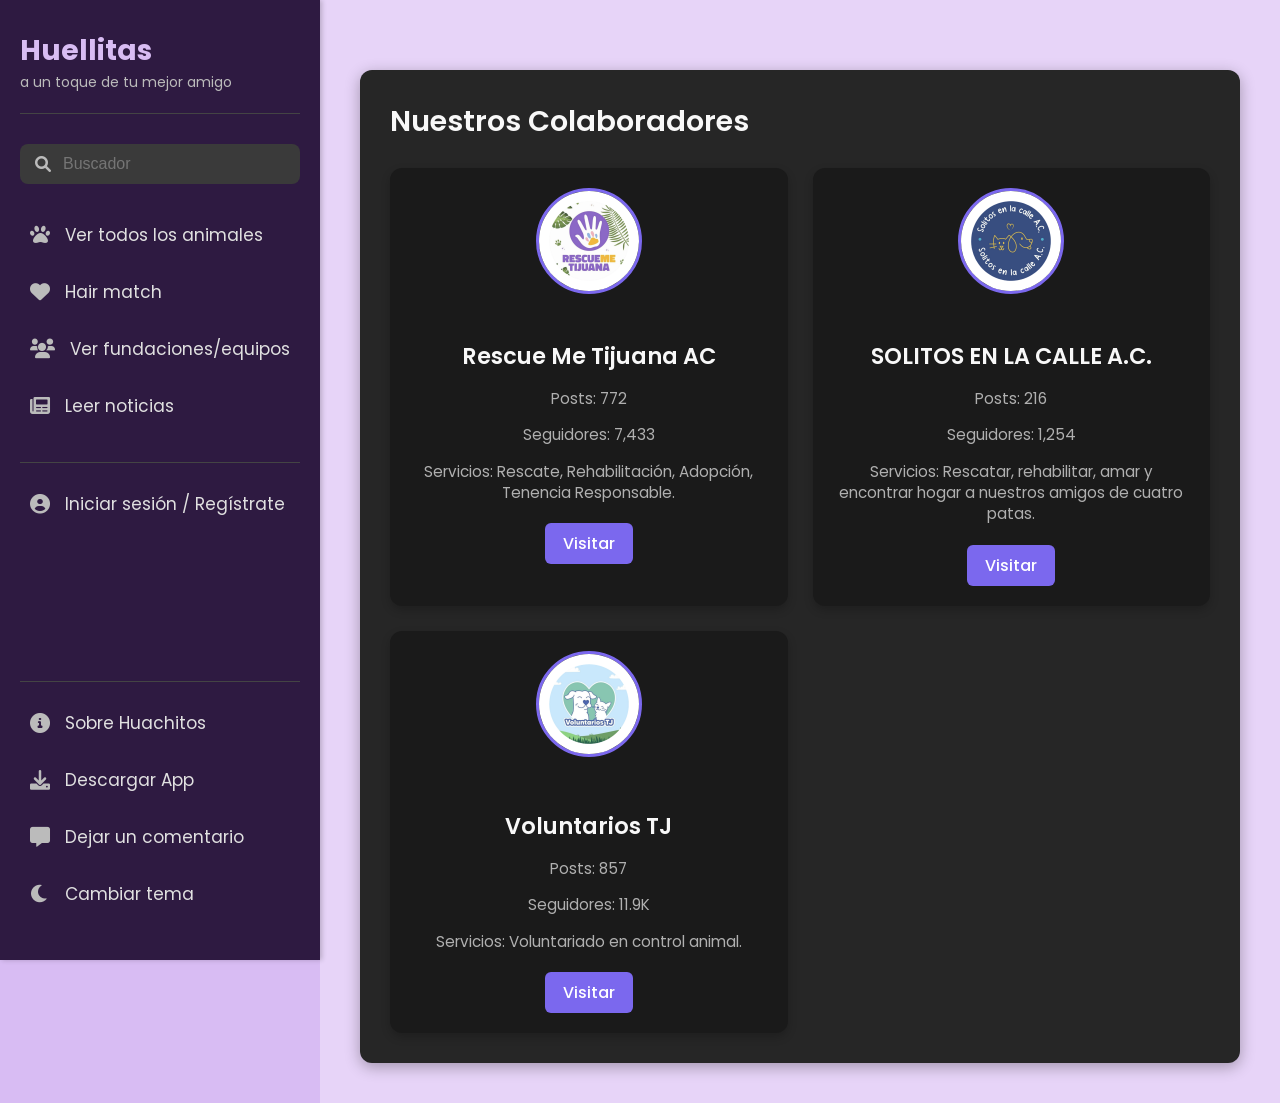
<file: HTML/colaboradores.html>
<!DOCTYPE html>
<html lang="es">
<head>
    <meta charset="UTF-8">
    <meta name="viewport" content="width=device-width, initial-scale=1.0">
    <title>Huellitas! - Encuentra y da familia</title>
    <link rel="stylesheet" href="/CSS/style.css">
    <link rel="stylesheet" href="https://cdnjs.cloudflare.com/ajax/libs/font-awesome/6.0.0-beta3/css/all.min.css">
    <link href="https://fonts.googleapis.com/css2?family=Poppins:wght@400;600;700&display=swap" rel="stylesheet">
</head>
<body>
    <div class="container">
        <aside class="sidebar">
            <div class="logo">
                <h1>Huellitas</h1>
                <p>a un toque de tu mejor amigo</p>
            </div>
            <div class="search-bar-sidebar">
                <i class="fas fa-search"></i>
                <input type="text" placeholder="Buscador">
            </div>
            <nav class="main-nav">
                <ul>
                    <li><a href="#"><i class="fas fa-paw"></i> Ver todos los animales</a></li>
                    <li><a href="#"><i class="fas fa-heart"></i> Hair match</a></li>
                    <li><a href="#"><i class="fas fa-users"></i> Ver fundaciones/equipos</a></li>
                    <li><a href="noticias.html"><i class="fas fa-newspaper"></i> Leer noticias</a></li>
                </ul>
            </nav>
            <div class="divider"></div>
            <div class="auth-links">
                <ul>
                    <li><a href="login.html"><i class="fas fa-user-circle"></i> Iniciar sesión / Regístrate</a></li>
                </ul>
            </div>
            <div class="sidebar-footer">
                <ul>
                    <li><a href="#info"><i class="fas fa-info-circle"></i> Sobre Huachitos</a></li>
                    <li><a href="#descarga"><i class="fas fa-download"></i> Descargar App</a></li>
                    <li><a href="#comentarios"><i class="fas fa-comment-alt"></i> Dejar un comentario</a></li>
                    <li>
                        <a href="#">
                            <i class="fas fa-moon"></i> Cambiar tema
                            </a>
                    </li>
                </ul>
            </div>
        </aside>

        <main class="main-content">
           

            <section class="collaborators-section">
                <div class="section-header">
                    <h3>Nuestros Colaboradores</h3>
                </div>
                <div class="collaborator-cards-container">
                    <div class="collaborator-card">
                        <img src="/media/logos/1000010482.png" alt="Rescue Me Tijuana AC Logo">
                        <div class="collaborator-info">
                            <h4>Rescue Me Tijuana AC</h4>
                            <p>Posts: 772</p>
                            <p>Seguidores: 7,433</p>
                            <p>Servicios: Rescate, Rehabilitación, Adopción, Tenencia Responsable.</p>
                            <a href="https://www.instagram.com/rescueme.tj?igsh=b2xuZDdqcDU3N2Rk" target="_blank">Visitar</a>
                        </div>
                    </div>
                    <div class="collaborator-card">
                        <img src="/media/logos/1000010484.png" alt="Solitos en la Calle A.C. Logo">
                        <div class="collaborator-info">
                            <h4>SOLITOS EN LA CALLE A.C.</h4>
                            <p>Posts: 216</p>
                            <p>Seguidores: 1,254</p>
                            <p>Servicios: Rescatar, rehabilitar, amar y encontrar hogar a nuestros amigos de cuatro patas.</p>
                            <a href="https://www.instagram.com/solitosenlacalle_ac?igsh=MXF2MjV1N2Q0bWlraw==" target="_blank">Visitar</a>
                        </div>
                    </div>
                    <div class="collaborator-card">
                        <div class="collaborator-info">
                        <img src="/media/logos/1000010486.png" alt="Voluntarios TJ Logo">
                            <h4>Voluntarios TJ</h4>
                            <p>Posts: 857</p>
                            <p>Seguidores: 11.9K</p>
                            <p>Servicios: Voluntariado en control animal.</p>
                            <a href="https://www.instagram.com/voluntariostj?igsh=MWlvZDB0MXJob3ltZA==" target="_blank">Visitar</a>
                        </div>
                    </div>
                </div>
            </section>
        </main>
    </div>
</body>
</html>
</file>
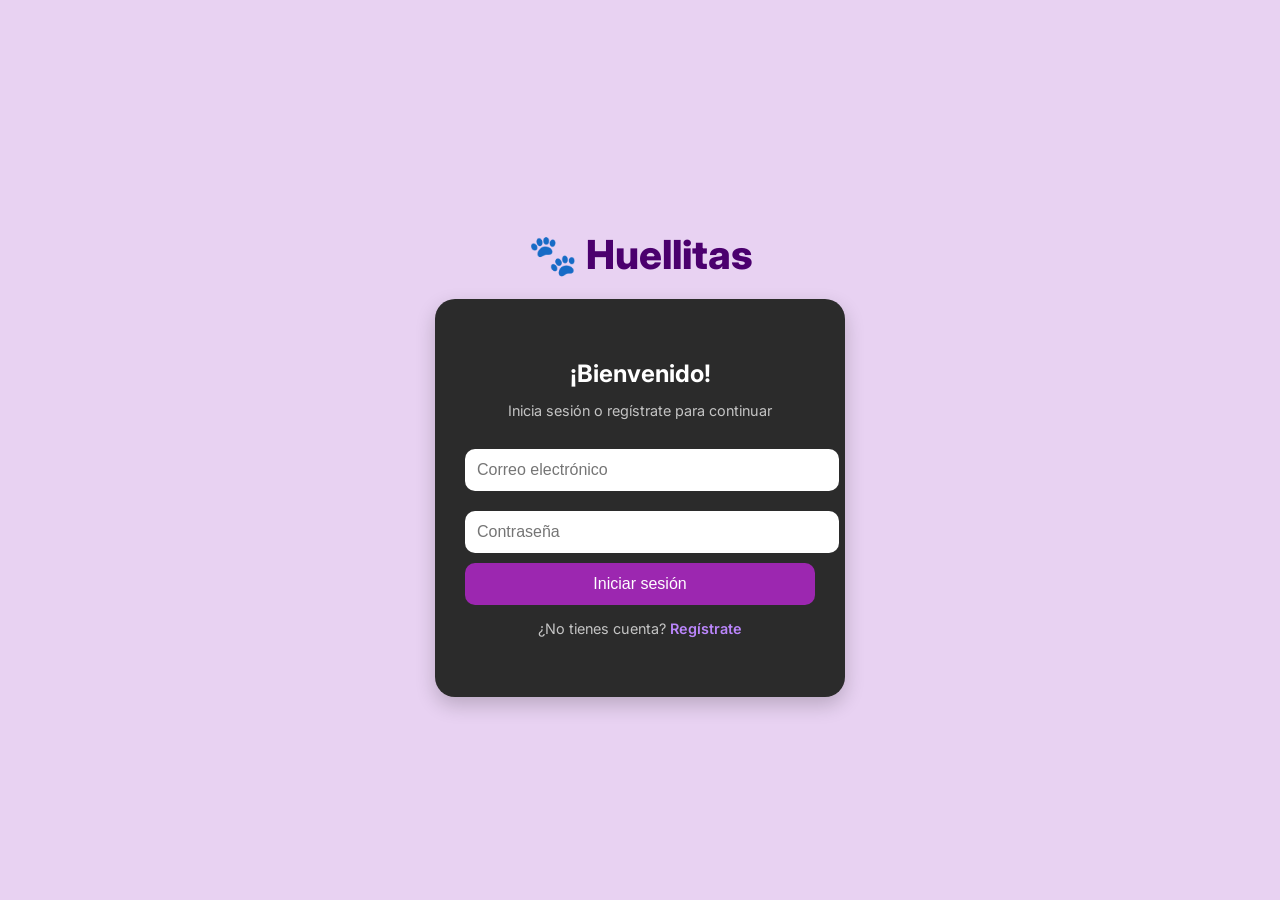
<file: HTML/login.html>
<!DOCTYPE html>
<html lang="es">
<head>
  <meta charset="UTF-8" />
  <meta name="viewport" content="width=device-width, initial-scale=1.0" />
  <title>Iniciar sesión / Registro - Huellitas</title>
  <link href="https://fonts.googleapis.com/css2?family=Inter:wght@400;600;800&display=swap" rel="stylesheet">
  <link rel="stylesheet" href="/CSS/estilo-login.css" />
</head>
<body>
  <div class="container">
    <h1>🐾 Huellitas</h1>
    <div class="form-box">
      <h2>¡Bienvenido!</h2>
      <p>Inicia sesión o regístrate para continuar</p>
      
      <form action="#" method="POST">
        <input type="email" placeholder="Correo electrónico" required />
        <input type="password" placeholder="Contraseña" required />
        <button type="submit">Iniciar sesión</button>
        <p class="registro">¿No tienes cuenta? <a href="registro.html">Regístrate</a></p>
      </form>
    </div>
  </div>
</body>
</html>
</file>
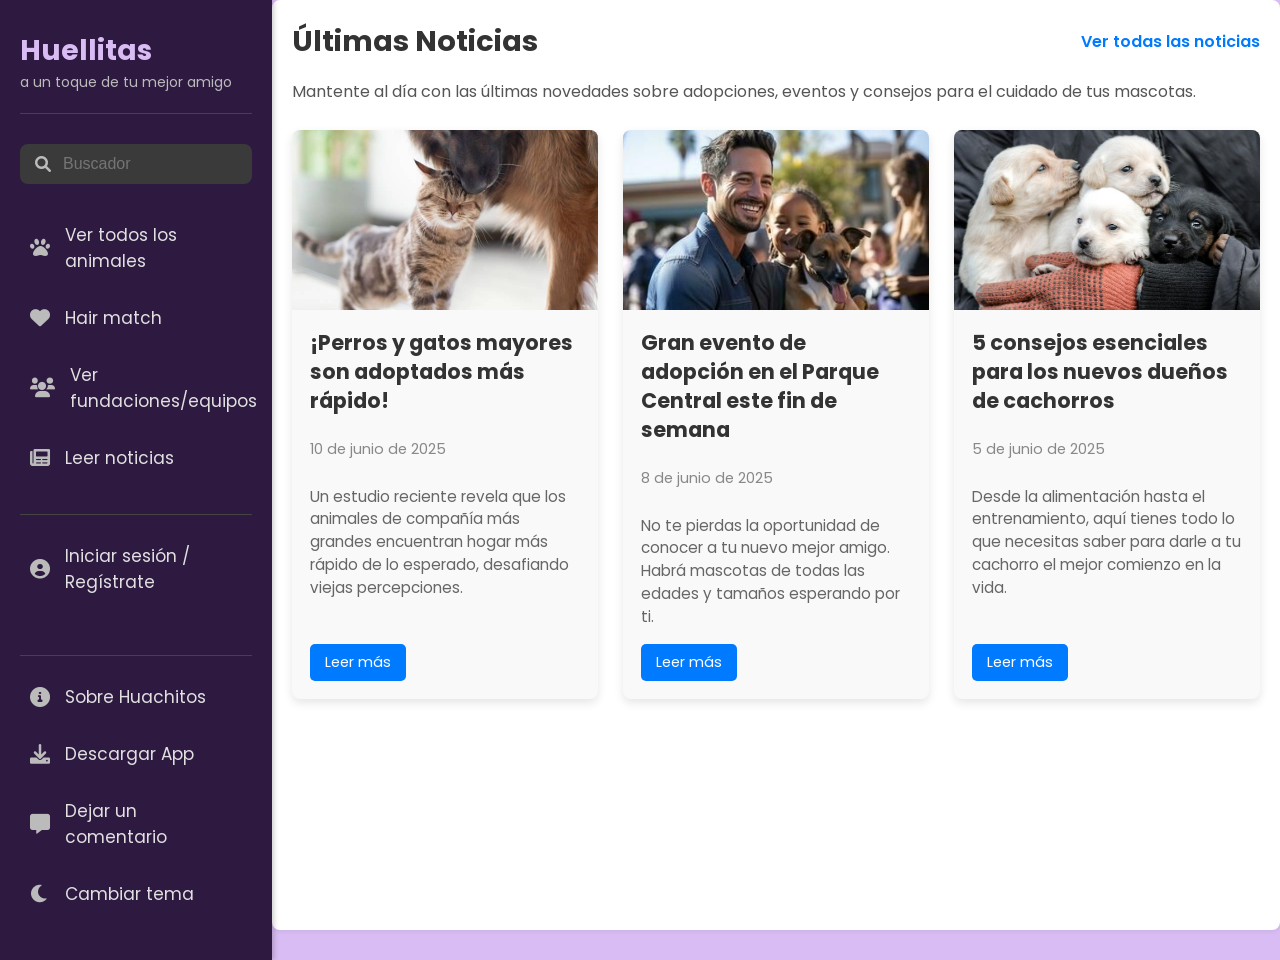
<file: HTML/noticias.html>
<!DOCTYPE html>
<html lang="es">
<head>
    <meta charset="UTF-8">
    <meta name="viewport" content="width=device-width, initial-scale=1.0">
    <title>Huellitas! - Encuentra y da familia</title>
    <link rel="stylesheet" href="/CSS/style.css">
    <link rel="stylesheet" href="https://cdnjs.cloudflare.com/ajax/libs/font-awesome/6.0.0-beta3/css/all.min.css">
    <link href="https://fonts.googleapis.com/css2?family=Poppins:wght@400;600;700&display=swap" rel="stylesheet">
</head>
<body>
    <div class="container">
        <aside class="sidebar">
            <div class="logo">
                <h1>Huellitas</h1>
                <p>a un toque de tu mejor amigo</p>
            </div>
            <div class="search-bar-sidebar">
                <i class="fas fa-search"></i>
                <input type="text" placeholder="Buscador">
            </div>
            <nav class="main-nav">
                <ul>
                    <li><a href="catalogo.html"><i class="fas fa-paw"></i> Ver todos los animales</a></li>
                    <li><a href="hairmatch.html"><i class="fas fa-heart"></i> Hair match</a></li>
                    <li><a href="colaboradores.html"><i class="fas fa-users"></i> Ver fundaciones/equipos</a></li>
                    <li><a href="noticias.html"><i class="fas fa-newspaper"></i> Leer noticias</a></li>
                </ul>
            </nav>
            <div class="divider"></div>
            <div class="auth-links">
                <ul>
                    <li><a href="login.html"><i class="fas fa-user-circle"></i> Iniciar sesión / Regístrate</a></li>
                </ul>
            </div>
            <div class="sidebar-footer">
                <ul>
                    <li><a href="index.html #info"><i class="fas fa-info-circle"></i> Sobre Huachitos</a></li>
                    <li><a href="index.html #descarga"><i class="fas fa-download"></i> Descargar App</a></li>
                    <li><a href="index.html #comentarios"><i class="fas fa-comment-alt"></i> Dejar un comentario</a></li>
                    <li>
                        <a href="#">
                            <i class="fas fa-moon"></i> Cambiar tema
                            </a>
                    </li>
                </ul>
            </div>
        </aside>
            <section class="news-section">
                <div class="section-header">
                    <h3>Últimas Noticias</h3>
                    <a href="noticias.html" class="view-all">Ver todas las noticias</a>
                </div>
                <p class="section-description">Mantente al día con las últimas novedades sobre adopciones, eventos y consejos para el cuidado de tus mascotas.</p>
                <div class="news-articles-container">
                    <div class="news-article-card">
                        <img src="/media/dogs/amigos-de-gato-y-perro-juntos-en-el-interior-amistad-entre-mascotas.jpg" alt="Adoptan más rápido">
                        <div class="news-content">
                            <h4>¡Perros y gatos mayores son adoptados más rápido!</h4>
                            <p class="news-date">10 de junio de 2025</p>
                            <p class="news-summary">Un estudio reciente revela que los animales de compañía más grandes encuentran hogar más rápido de lo esperado, desafiando viejas percepciones.</p>
                            <a href="#" class="read-more">Leer más</a>
                        </div>
                    </div>
                    <div class="news-article-card">
                        <img src="/media/dogs/ai-generated-pet-adoption-event-where-families-interact-generative-ai-photo.jpg" alt="Evento de adopción">
                        <div class="news-content">
                            <h4>Gran evento de adopción en el Parque Central este fin de semana</h4>
                            <p class="news-date">8 de junio de 2025</p>
                            <p class="news-summary">No te pierdas la oportunidad de conocer a tu nuevo mejor amigo. Habrá mascotas de todas las edades y tamaños esperando por ti.</p>
                            <a href="#" class="read-more">Leer más</a>
                        </div>
                    </div>
                    <div class="news-article-card">
                        <img src="/media/dogs/seccion-media-persona-que-sostiene-cachorros_1048944-18119263.jpg" alt="Consejos para nuevos dueños">
                        <div class="news-content">
                            <h4>5 consejos esenciales para los nuevos dueños de cachorros</h4>
                            <p class="news-date">5 de junio de 2025</p>
                            <p class="news-summary">Desde la alimentación hasta el entrenamiento, aquí tienes todo lo que necesitas saber para darle a tu cachorro el mejor comienzo en la vida.</p>
                            <a href="#" class="read-more">Leer más</a>
                        </div>
                    </div>
                </div>
            </section>


        </main>
    </div>
</body>
</html>
</file>
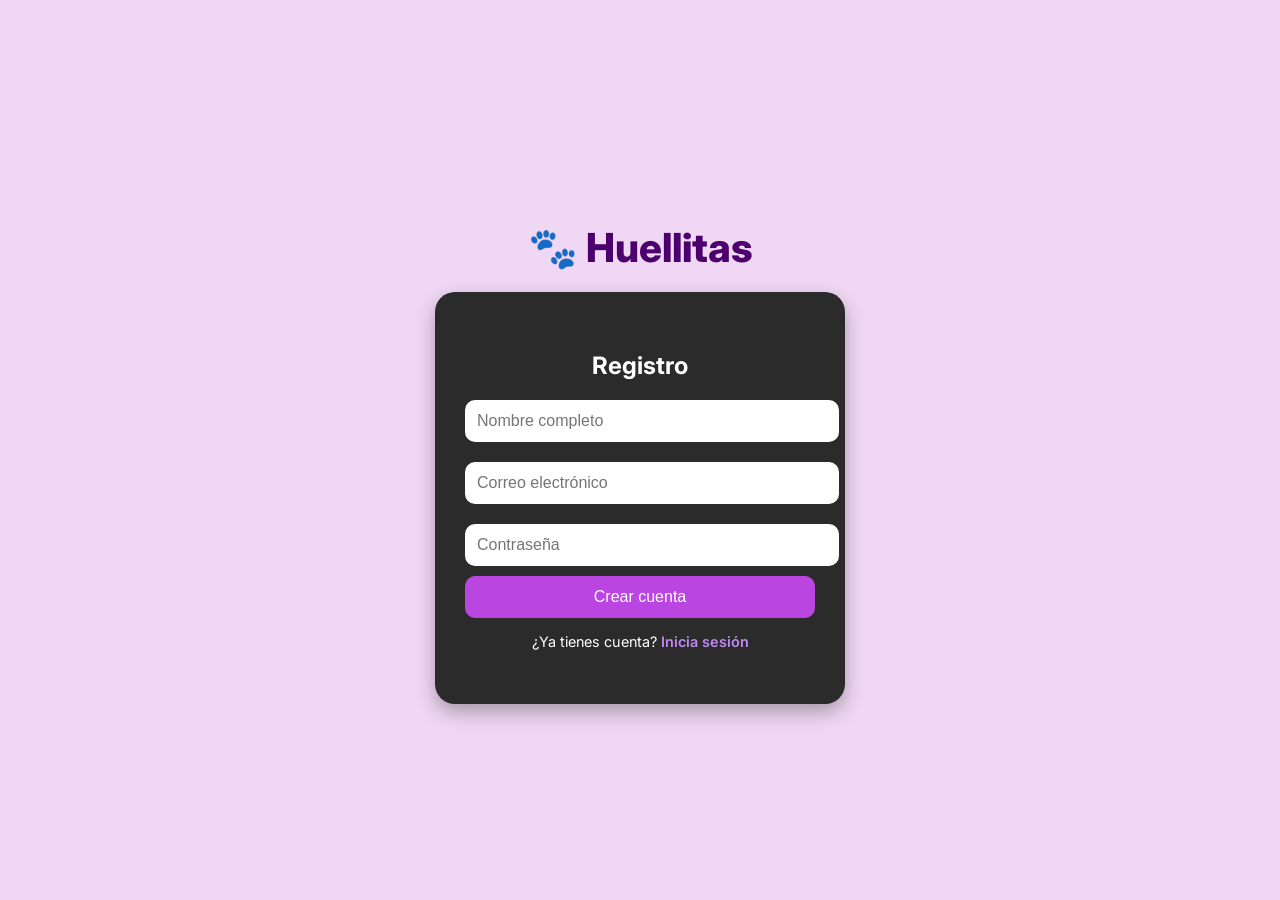
<file: HTML/registro.html>
<!DOCTYPE html>
<html lang="es">
<head>
  <meta charset="UTF-8" />
  <meta name="viewport" content="width=device-width, initial-scale=1.0" />
  <title>Registro - Huellitas</title>
  <link href="https://fonts.googleapis.com/css2?family=Inter:wght@400;600;800&display=swap" rel="stylesheet">
  <link rel="stylesheet" href="/CSS/registro.css" />
</head>
<body>
  <div class="container">
    <h1>🐾 Huellitas</h1>
    <div class="form-box">
      <h2>Registro</h2>
      <form id="registerForm">
        <input type="text" name="name" placeholder="Nombre completo" required />
        <input type="email" name="email" placeholder="Correo electrónico" required />
        <input type="password" name="password" placeholder="Contraseña" required />
        <button type="submit">Crear cuenta</button>
        <p class="message" id="messageResult"></p>
        <p class="login-link">¿Ya tienes cuenta? <a href="login.html">Inicia sesión</a></p>
      </form>
    </div>
  </div>
  <script>
    const form = document.getElementById('registerForm');
    form.addEventListener('submit', async (e) => {
      e.preventDefault();
      const data = {
        name: form.name.value,
        email: form.email.value,
        password: form.password.value
      };
      const res = await fetch('/api/register', {
        method: 'POST',
        headers: { 'Content-Type': 'application/json' },
        body: JSON.stringify(data)
      });
      const result = await res.json();
      document.getElementById('messageResult').textContent = result.message;
    });
  </script>
</body>
</html>
</file>
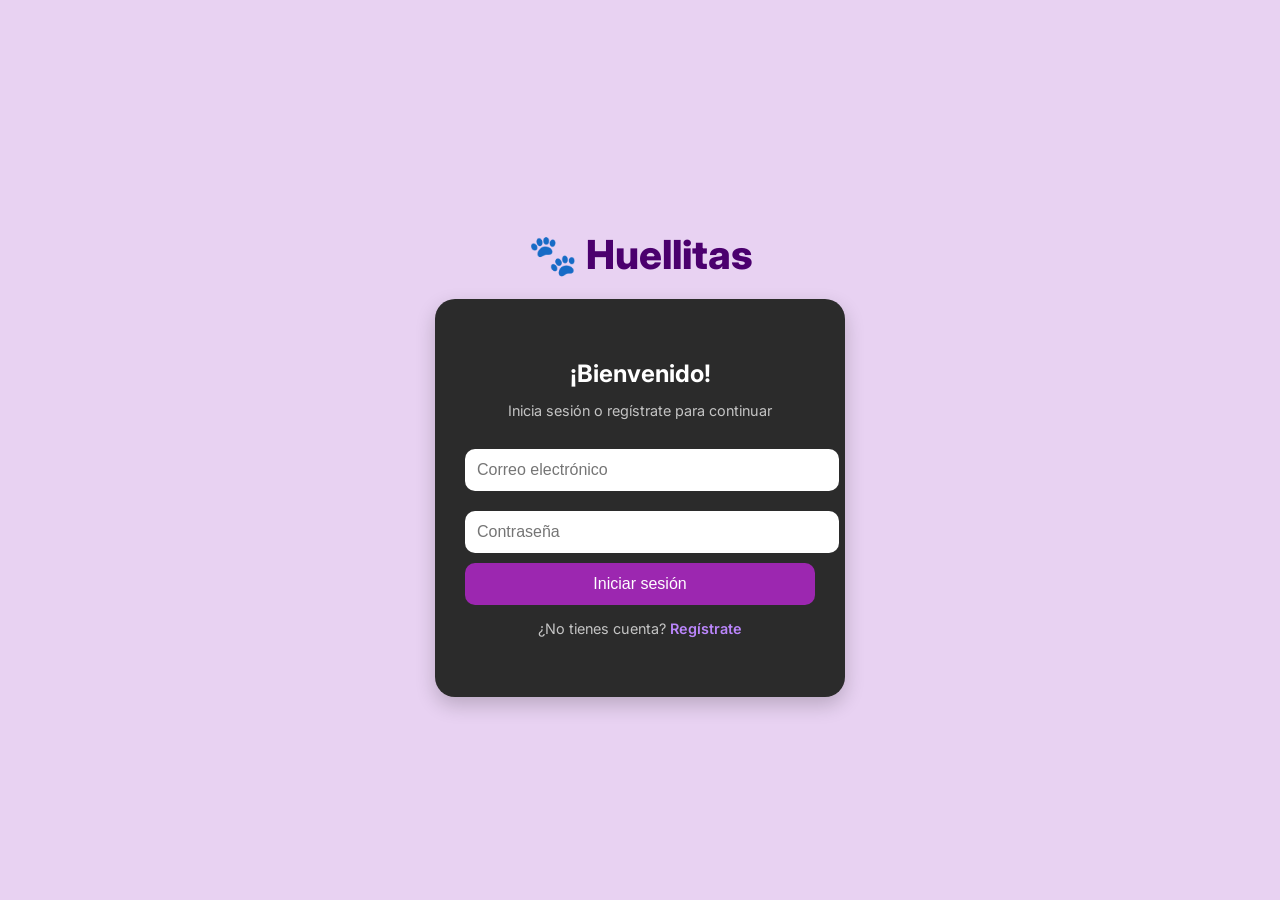
<file: AdoptMe/HTML/login.html>
<!DOCTYPE html>
<html lang="es">
<head>
  <meta charset="UTF-8" />
  <meta name="viewport" content="width=device-width, initial-scale=1.0" />
  <title>Iniciar sesión / Registro - Huellitas</title>
  <link href="https://fonts.googleapis.com/css2?family=Inter:wght@400;600;800&display=swap" rel="stylesheet">
  <link rel="stylesheet" href="../CSS/estilo-login.css" />
</head>
<body>
  <div class="container">
    <h1>🐾 Huellitas</h1>
    <div class="form-box">
      <h2>¡Bienvenido!</h2>
      <p>Inicia sesión o regístrate para continuar</p>
      
      <form action="#" method="POST">
        <input type="email" placeholder="Correo electrónico" required />
        <input type="password" placeholder="Contraseña" required />
        <button type="submit">Iniciar sesión</button>
        <p class="registro">¿No tienes cuenta? <a href="../HTML/registro.html">Regístrate</a></p>
      </form>
    </div>
  </div>
</body>
</html>
</file>
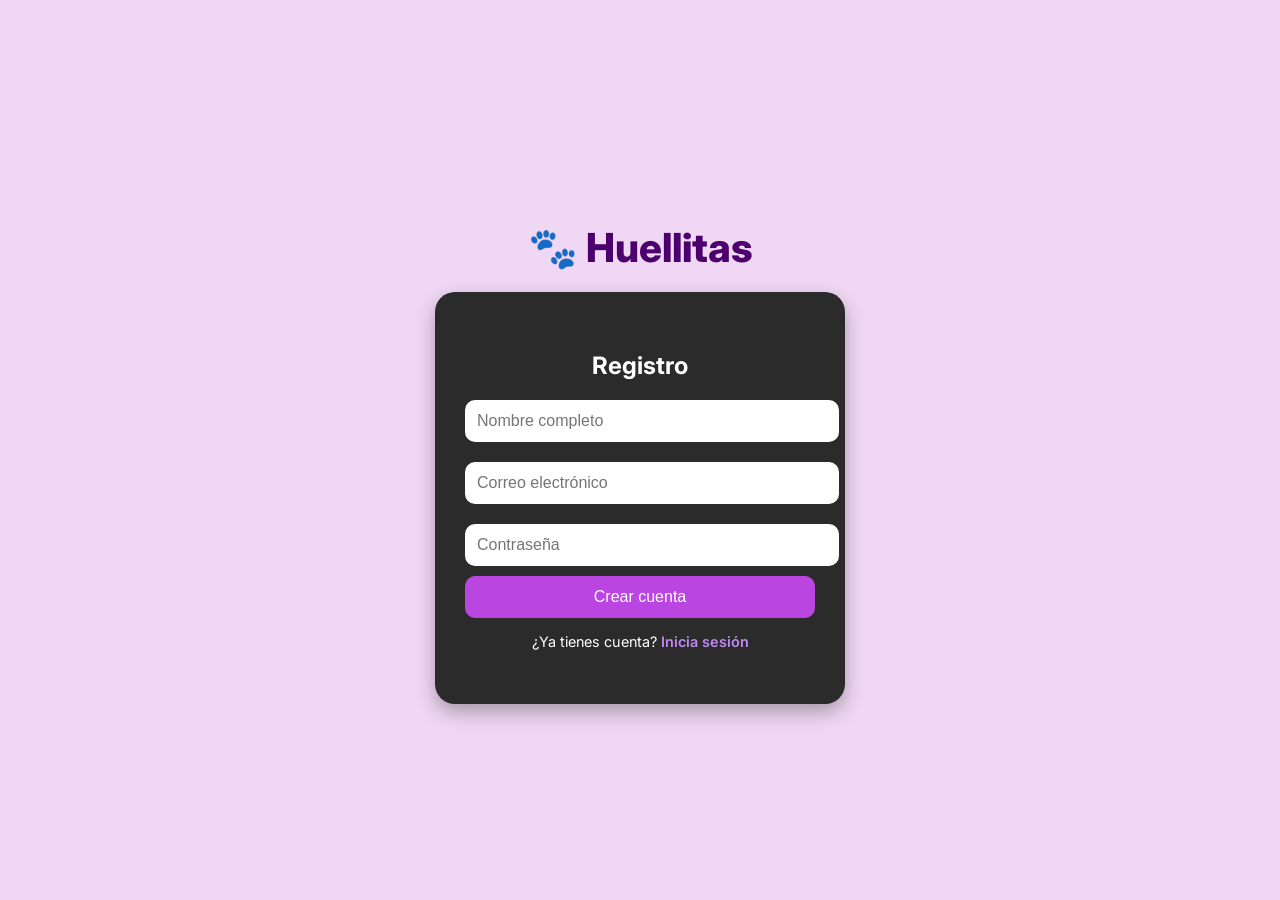
<file: AdoptMe/HTML/registro.html>
<!DOCTYPE html>
<html lang="es">
<head>
  <meta charset="UTF-8" />
  <meta name="viewport" content="width=device-width, initial-scale=1.0" />
  <title>Registro - Huellitas</title>
  <link href="https://fonts.googleapis.com/css2?family=Inter:wght@400;600;800&display=swap" rel="stylesheet">
  <link rel="stylesheet" href="../CSS/registro.css" />
</head>
<body>
  <div class="container">
    <h1>🐾 Huellitas</h1>
    <div class="form-box">
      <h2>Registro</h2>
      <form id="registerForm">
        <input type="text" name="name" placeholder="Nombre completo" required />
        <input type="email" name="email" placeholder="Correo electrónico" required />
        <input type="password" name="password" placeholder="Contraseña" required />
        <button type="submit">Crear cuenta</button>
        <p class="message" id="messageResult"></p>
        <p class="login-link">¿Ya tienes cuenta? <a href="../HTML/login.html">Inicia sesión</a></p>
      </form>
    </div>
  </div>
  <script>
    const form = document.getElementById('registerForm');
    form.addEventListener('submit', async (e) => {
      e.preventDefault();
      const data = {
        name: form.name.value,
        email: form.email.value,
        password: form.password.value
      };
      const res = await fetch('/api/register', {
        method: 'POST',
        headers: { 'Content-Type': 'application/json' },
        body: JSON.stringify(data)
      });
      const result = await res.json();
      document.getElementById('messageResult').textContent = result.message;
    });
  </script>
</body>
</html>
</file>
<file: CSS/style.css>
/* General Styling */
body {
    font-family: 'Poppins', sans-serif;
    margin: 0;
    padding: 0;
    background-color: #d8bcf3; /* Dark background */
    color: #d98ef7; /* Light text */
    display: flex;
    justify-content: center;
    min-height: 100vh;
}

.container {
    display: flex;
    width: 100%;
    max-width: 1920px; /* Limit max width for large screens */
}

/* Sidebar Styling */
.sidebar {
    width: 280px; /* Fixed width for sidebar */
    background-color: #2e1a41; /* Slightly lighter dark for sidebar */
    padding: 30px 20px;
    box-shadow: 2px 0 5px rgba(0,0,0,0.2);
    display: flex;
    flex-direction: column;
    position: sticky; /* Makes sidebar sticky */
    top: 0;
    height: 100vh; /* Full height */
    overflow-y: auto; /* Scroll if content overflows */
}

.sidebar .logo {
    margin-bottom: 30px;
    padding-bottom: 20px;
    border-bottom: 1px solid #444;
}

.sidebar .logo h1 {
    font-size: 28px;
    color: #d8bcf3; /* Gold-like color for Huachitos */
    margin: 0;
}

.sidebar .logo p {
    font-size: 14px;
    color: #bbb;
    margin: 0;
}

.sidebar .search-bar-sidebar {
    background-color: #3a3a3a;
    border-radius: 8px;
    padding: 10px 15px;
    display: flex;
    align-items: center;
    margin-bottom: 30px;
}

.sidebar .search-bar-sidebar i {
    color: #bbb;
    margin-right: 10px;
}

.sidebar .search-bar-sidebar input {
    background: none;
    border: none;
    color: #e0e0e0;
    font-size: 16px;
    outline: none;
    flex-grow: 1;
}

.sidebar .main-nav ul,
.sidebar .auth-links ul,
.sidebar .sidebar-footer ul {
    list-style: none;
    padding: 0;
    margin: 0;
}

.sidebar .main-nav li,
.sidebar .auth-links li,
.sidebar .sidebar-footer li {
    margin-bottom: 15px;
}

.sidebar .main-nav a,
.sidebar .auth-links a,
.sidebar .sidebar-footer a {
    text-decoration: none;
    color: #e0e0e0;
    font-size: 17px;
    display: flex;
    align-items: center;
    padding: 8px 10px;
    border-radius: 5px;
    transition: background-color 0.3s ease, color 0.3s ease;
}

.sidebar .main-nav a:hover,
.sidebar .auth-links a:hover,
.sidebar .sidebar-footer a:hover {
    background-color: #3a3a3a;
    color: #d8bcf3;
}

.sidebar .main-nav a i,
.sidebar .auth-links a i,
.sidebar .sidebar-footer a i {
    margin-right: 15px;
    font-size: 20px;
    color: #bbb;
}

.sidebar .main-nav a:hover i,
.sidebar .auth-links a:hover i,
.sidebar .sidebar-footer a:hover i {
    color: #d8bcf3;
}

.sidebar .divider {
    border-top: 1px solid #444;
    margin: 20px 0;
}

.sidebar .sidebar-footer {
    margin-top: auto; /* Pushes footer to the bottom */
    padding-top: 20px;
    border-top: 1px solid #444;
}

/* Main Content Styling */
.main-content {
    flex-grow: 1;
    padding: 40px;
    background-color: #e7d4f8;
}

.header {
    margin-bottom: 40px;
}

.header h2 {
    font-size: 32px;
    margin-bottom: 8px;
    color: #6b2e9c;
}

.header p {
    font-size: 18px;
    color: #1b1212;
}

.section-header {
    display: flex;
    justify-content: space-between;
    align-items: baseline;
    margin-bottom: 25px;
}

.section-header h3 {
    font-size: 26px;
    margin: 0;
    color: #4e1858;
}

.section-header .view-all {
    text-decoration: none;
    color: #a0a0a0;
    font-size: 16px;
    transition: color 0.3s ease;
}

.section-header .view-all:hover {
    color: #ffd700;
}

.animal-cards-container {
    display: grid;
    grid-template-columns: repeat(auto-fill, minmax(200px, 1fr)); /* Responsive grid */
    gap: 25px;
    margin-bottom: 50px;
}

.animal-card {
    position: relative;
    border-radius: 12px;
    overflow: hidden;
    background-color: #333; /* Card background */
    box-shadow: 0 4px 8px rgba(0,0,0,0.3);
    cursor: pointer;
    transition: transform 0.2s ease-in-out, box-shadow 0.2s ease-in-out;
    height: 250px; /* Fixed height for cards */
}

.animal-card:hover {
    transform: translateY(-5px);
    box-shadow: 0 8px 16px rgba(0,0,0,0.5);
}

.animal-card img {
    width: 100%;
    height: 100%;
    object-fit: cover;
    display: block;
}

.card-overlay {
    position: absolute;
    bottom: 0;
    left: 0;
    right: 0;
    background: linear-gradient(to top, rgba(0,0,0,0.8), rgba(0,0,0,0)); /* Gradient overlay */
    padding: 15px;
    padding-top: 50px; /* More padding for gradient effect */
    color: white;
}

.animal-type {
    position: absolute;
    top: 15px;
    left: 15px;
    background-color: #607d8b; /* Default grey-blue for GATO */
    color: white;
    padding: 5px 10px;
    border-radius: 5px;
    font-size: 12px;
    font-weight: bold;
    text-transform: uppercase;
}

.animal-type.orange { background-color: #d386eb; } /* Conejo */
.animal-type.red { background-color: #da81e6; } /* Perro */
.animal-type.purple { background-color: #9c27b0; } /* Gato (purple) */
.animal-type.blue { background-color: #ac83db; } /* Perro (blue) */
.animal-type.green { background-color: #c890e9; } /* Perro (green) */


.card-info h4 {
    margin: 0 0 5px 0;
    font-size: 18px;
}

.card-info p {
    margin: 0;
    font-size: 14px;
    color: #ccc;
}

/* Small Card specific styles for "animals found" section */
.small-cards {
    grid-template-columns: repeat(auto-fill, minmax(280px, 1fr)); /* Wider for small cards */
    gap: 20px;
}

.animal-card.small {
    height: auto; /* Auto height for small cards */
    min-height: 180px; /* Minimum height for small cards */
    display: flex; /* Use flexbox for small card content */
    background-color: #333;
}

.animal-card.small img {
    width: 120px; /* Fixed width for image in small card */
    height: 100%; /* Cover full height of the card */
    object-fit: cover;
    border-radius: 8px;
}

.card-overlay-small {
    flex-grow: 1; /* Occupy remaining space */
    padding: 15px;
    display: flex;
    flex-direction: column;
    justify-content: space-between;
    color: #e0e0e0;
}

.card-overlay-small .contact-info {
    background-color: #e0a3f8;
    color: #1a1a1a;
    padding: 5px 10px;
    border-radius: 5px;
    font-size: 13px;
    font-weight: bold;
    align-self: flex-start; /* Align to the start of the flex container */
    margin-bottom: 10px;
}

.card-info-small h4 {
    margin: 0 0 8px 0;
    font-size: 18px;
}

.card-info-small ul {
    list-style: none;
    padding: 0;
    margin: 0;
}

.card-info-small li {
    font-size: 14px;
    color: #bbb;
    margin-bottom: 5px;
    display: flex;
    align-items: center;
}

.card-info-small li i {
    margin-right: 8px;
    color: #aaa;
    width: 20px; /* Fixed width for icons */
    text-align: center;
}

.submit-animal-section {
    background-color: #333;
    padding: 30px;
    border-radius: 12px;
    text-align: center;
    margin-top: 50px;
    box-shadow: 0 4px 8px rgba(0,0,0,0.3);
}

.submit-animal-section h3 {
    font-size: 24px;
    margin-bottom: 20px;
    color: #e0e0e0;
}

/* Responsive adjustments */
@media (max-width: 1200px) {
    .animal-cards-container {
        grid-template-columns: repeat(auto-fill, minmax(180px, 1fr));
    }
}

@media (max-width: 992px) {
    .sidebar {
        width: 240px;
        padding: 20px 15px;
    }
    .sidebar .logo h1 {
        font-size: 24px;
    }
    .sidebar .main-nav a,
    .sidebar .auth-links a,
    .sidebar .sidebar-footer a {
        font-size: 16px;
    }
    .main-content {
        padding: 30px;
    }
    .header h2 {
        font-size: 28px;
    }
    .header p {
        font-size: 16px;
    }
    .section-header h3 {
        font-size: 22px;
    }
    .animal-card {
        height: 220px;
    }
    .small-cards {
        grid-template-columns: repeat(auto-fill, minmax(250px, 1fr));
    }
}

@media (max-width: 768px) {
    .container {
        flex-direction: column; /* Stack sidebar and main content vertically */
    }
    .sidebar {
        width: 100%; /* Sidebar takes full width */
        height: auto; /* Auto height */
        position: static; /* No longer sticky */
        box-shadow: 0 2px 5px rgba(0,0,0,0.2);
        padding-bottom: 20px;
    }
    .sidebar .logo {
        text-align: center;
        margin-bottom: 20px;
    }
    .sidebar .search-bar-sidebar {
        max-width: 400px;
        margin-left: auto;
        margin-right: auto;
    }
    .sidebar .main-nav ul,
    .sidebar .auth-links ul,
    .sidebar .sidebar-footer ul {
        display: flex;
        flex-wrap: wrap; /* Allow items to wrap */
        justify-content: center;
    }
    .sidebar .main-nav li,
    .sidebar .auth-links li,
    .sidebar .sidebar-footer li {
        margin: 5px 10px;
    }
    .sidebar .main-nav a,
    .sidebar .auth-links a,
    .sidebar .sidebar-footer a {
        padding: 5px 8px;
        font-size: 15px;
    }
    .sidebar .main-nav a i,
    .sidebar .auth-links a i,
    .sidebar .sidebar-footer a i {
        margin-right: 8px;
        font-size: 18px;
    }
    .sidebar .divider {
        display: none; /* Hide divider in mobile */
    }
    .main-content {
        padding: 20px;
    }
    .animal-cards-container {
        grid-template-columns: repeat(auto-fill, minmax(150px, 1fr)); /* Smaller cards */
        gap: 15px;
    }
    .animal-card {
        height: 200px;
    }
    .small-cards {
        grid-template-columns: 1fr; /* Stack small cards vertically */
    }
    .animal-card.small {
        flex-direction: column; /* Stack image and info vertically */
        align-items: center;
        text-align: center;
    }
    .animal-card.small img {
        width: 100%;
        height: 120px; /* Fixed height for image */
        border-radius: 8px 8px 0 0;
    }
    .card-overlay-small {
        width: 100%;
        padding: 10px;
        align-items: center;
    }
    .card-overlay-small .contact-info {
        margin-bottom: 5px;
    }
    .card-info-small ul {
        display: flex;
        flex-wrap: wrap;
        justify-content: center;
    }
    .card-info-small li {
        margin: 2px 5px;
    }
}

@media (max-width: 480px) {
    .sidebar .main-nav ul, .sidebar .auth-links ul, .sidebar .sidebar-footer ul {
        flex-direction: column; /* Stack navigation items fully vertically */
        align-items: center;
    }
    .sidebar .main-nav li, .sidebar .auth-links li, .sidebar .sidebar-footer li {
        width: 100%;
        text-align: center;
        margin-bottom: 10px;
    }
    .sidebar .main-nav a, .sidebar .auth-links a, .sidebar .sidebar-footer a {
        justify-content: center; /* Center content in smaller screens */
        padding: 10px;
    }
    .animal-cards-container {
        grid-template-columns: 1fr; /* Single column layout for very small screens */
    }
    .animal-card {
        height: 250px; /* Can afford to be taller in single column */
    }
}


.form-box {
  background-color: #2b2b2b;
  padding: 40px 30px;
  border-radius: 20px;
  box-shadow: 0px 8px 20px rgba(0, 0, 0, 0.2);
  color: white;
  max-width: 350px;
  margin: 0 auto;
}

.form-box h2 {
  margin-bottom: 10px;
  color: #ffffff;
}

.form-box p {
  color: #c4c4c4;
  font-size: 0.9rem;
  margin-bottom: 20px;
}

input[type="email"],
input[type="password"] {
  width: 100%;
  padding: 12px;
  margin: 10px 0;
  border: none;
  border-radius: 10px;
  font-size: 1rem;
}

/* Sección "Sobre" */
.about-section {
  background-color: #333;
  padding: 40px;
  border-radius: 12px;
  color: #e0e0e0;
  margin-bottom: 50px;
  box-shadow: 0 4px 8px rgba(0,0,0,0.3);
}

.about-section h3 {
  font-size: 26px;
  margin-bottom: 15px;
  color: #d8bcf3;
}

.about-section p {
  font-size: 16px;
  line-height: 1.6;
  color: #ccc;
}

/* Sección "Descargar" */
.download-section {
  background-color: #2e1a41;
  padding: 40px;
  border-radius: 12px;
  color: #fff;
  margin-bottom: 50px;
  text-align: center;
  box-shadow: 0 4px 8px rgba(0,0,0,0.3);
}

.download-section h3 {
  font-size: 26px;
  margin-bottom: 20px;
  color: #d98ef7;
}

.download-section p {
  font-size: 16px;
  margin-bottom: 20px;
  color: #ccc;
}

.download-section .download-btn {
  background-color: #d8bcf3;
  color: #1a1a1a;
  padding: 12px 24px;
  font-size: 16px;
  border: none;
  border-radius: 10px;
  cursor: pointer;
  transition: background-color 0.3s ease;
}

.download-section .download-btn:hover {
  background-color: #be91e4;
}

/* Sección "Comentario" */
.comment-section {
  background-color: #2b2b2b;
  padding: 40px;
  border-radius: 12px;
  color: #fff;
  box-shadow: 0 4px 8px rgba(0,0,0,0.3);
  margin-bottom: 50px;
}

.comment-section h3 {
  font-size: 26px;
  margin-bottom: 20px;
  color: #d8bcf3;
}

.comment-section textarea {
  width: 100%;
  height: 120px;
  border-radius: 10px;
  padding: 12px;
  border: none;
  resize: vertical;
  font-size: 1rem;
  color: #333;
  margin-bottom: 15px;
}

.comment-section button {
  background-color: #d8bcf3;
  color: #1a1a1a;
  padding: 10px 20px;
  font-size: 16px;
  border: none;
  border-radius: 8px;
  cursor: pointer;
  transition: background-color 0.3s ease;
}

.comment-section button:hover {
  background-color: #be91e4;
}

.download-section {
  background-color: #333;
  padding: 30px;
  border-radius: 12px;
  text-align: center;
  margin-top: 50px;
  box-shadow: 0 4px 8px rgba(0,0,0,0.3);
  color: #e0e0e0;
}

.download-section h3 {
  font-size: 24px;
  margin-bottom: 15px;
  color: #e0e0e0;
}

.download-section p {
  font-size: 16px;
  margin-bottom: 20px;
  color: #cfcfcf;
}

.store-buttons {
  display: flex;
  justify-content: center;
  gap: 20px;
  flex-wrap: wrap;
}

.store-button img {
  height: 60px;
  transition: transform 0.3s ease;
}

.store-button img:hover {
  transform: scale(1.05);
}
/* Collaborators Section Styles */
.collaborators-section {
    background-color: #262626;
    border-radius: 12px;
    padding: 30px;
    margin-top: 30px;
    box-shadow: 0 4px 15px rgba(0, 0, 0, 0.3);
}

.collaborators-section .section-header {
    margin-bottom: 25px;
}

.collaborators-section .section-header h3 {
    font-size: 1.8em;
    color: #F8F8F8;
    font-weight: 600;
}

.collaborator-cards-container {
    display: grid;
    grid-template-columns: repeat(auto-fill, minmax(280px, 1fr));
    gap: 25px;
}

.collaborator-card {
    background-color: #1A1A1A;
    border-radius: 12px;
    overflow: hidden;
    box-shadow: 0 4px 10px rgba(0, 0, 0, 0.2);
    display: flex;
    flex-direction: column;
    align-items: center;
    padding: 20px;
    text-align: center;
    transition: transform 0.3s ease, box-shadow 0.3s ease;
}

.collaborator-card:hover {
    transform: translateY(-5px);
    box-shadow: 0 6px 20px rgba(0, 0, 0, 0.4);
}

.collaborator-card img {
    width: 100px;
    height: 100px;
    border-radius: 50%;
    object-fit: cover;
    margin-bottom: 15px;
    border: 3px solid #7B68EE;
}

.collaborator-info h4 {
    font-size: 1.4em;
    color: #F8F8F8;
    margin-bottom: 10px;
    font-weight: 600;
}

.collaborator-info p {
    font-size: 0.95em;
    color: #B0B0B0;
    margin-bottom: 5px;
    line-height: 1.4;
}

.collaborator-info a {
    display: inline-block;
    margin-top: 15px;
    background-color: #7B68EE;
    color: white;
    text-decoration: none;
    padding: 8px 18px;
    border-radius: 6px;
    font-weight: 500;
    transition: background-color 0.3s ease;
}

.collaborator-info a:hover {
    background-color: #6A5ACD;
}

/* --- News Section Styling --- */
.news-section {
    padding: 20px;
    background-color: #ffffff; /* Or match your main content background */
    border-radius: 8px;
    margin-bottom: 30px;
    box-shadow: 0 2px 4px rgba(0, 0, 0, 0.05);
}

.news-section .section-header {
    display: flex;
    justify-content: space-between;
    align-items: center;
    margin-bottom: 15px;
}

.news-section .section-header h3 {
    color: #333;
    font-size: 1.8em;
    margin: 0;
}

.news-section .section-header .view-all {
    text-decoration: none;
    color: #007bff; /* Or your brand's primary color */
    font-weight: 600;
    transition: color 0.3s ease;
}

.news-section .section-header .view-all:hover {
    color: #0056b3; /* Darker shade on hover */
}

.news-section .section-description {
    font-size: 1em;
    color: #555;
    margin-bottom: 25px;
    line-height: 1.6;
}

.news-articles-container {
    display: grid;
    grid-template-columns: repeat(auto-fit, minmax(280px, 1fr)); /* Responsive grid */
    gap: 25px;
}

.news-article-card {
    background-color: #f9f9f9;
    border-radius: 8px;
    overflow: hidden;
    box-shadow: 0 4px 10px rgba(0, 0, 0, 0.1);
    transition: transform 0.3s ease, box-shadow 0.3s ease;
    display: flex;
    flex-direction: column;
}

.news-article-card:hover {
    transform: translateY(-5px);
    box-shadow: 0 6px 15px rgba(0, 0, 0, 0.15);
}

.news-article-card img {
    width: 100%;
    height: 180px; /* Fixed height for images */
    object-fit: cover; /* Ensures image covers the area without distortion */
    display: block;
}

.news-article-card .news-content {
    padding: 18px;
    flex-grow: 1; /* Allows content to expand and push footer down */
    display: flex;
    flex-direction: column;
}

.news-article-card h4 {
    font-size: 1.3em;
    color: #333;
    margin-top: 0;
    margin-bottom: 10px;
    line-height: 1.4;
}

.news-article-card .news-date {
    font-size: 0.9em;
    color: #888;
    margin-bottom: 10px;
}

.news-article-card .news-summary {
    font-size: 0.95em;
    color: #666;
    line-height: 1.5;
    margin-bottom: 15px;
    flex-grow: 1; /* Allows summary to take up available space */
}

.news-article-card .read-more {
    display: inline-block;
    background-color: #007bff;
    color: #fff;
    padding: 8px 15px;
    border-radius: 5px;
    text-decoration: none;
    font-size: 0.9em;
    align-self: flex-start; /* Aligns button to the left */
    transition: background-color 0.3s ease;
}

.news-article-card .read-more:hover {
    background-color: #0056b3;
}

/* Responsive adjustments */
@media (max-width: 768px) {
    .news-articles-container {
        grid-template-columns: 1fr; /* Single column on smaller screens */
    }
}
</file>
<file: CSS/estilo-login.css>
body {
  margin: 0;
  padding: 0;
  background-color: #e8d2f2;
  font-family: 'Inter', sans-serif;
  display: flex;
  align-items: center;
  justify-content: center;
  height: 100vh;
}

.container {
  text-align: center;
  color: #4b006e;
}

h1 {
  font-size: 2.5rem;
  margin-bottom: 20px;
  font-weight: 800;
}

.form-box {
  background-color: #2b2b2b;
  padding: 40px 30px;
  border-radius: 20px;
  box-shadow: 0px 8px 20px rgba(0, 0, 0, 0.2);
  color: white;
  max-width: 350px;
  margin: 0 auto;
}

.form-box h2 {
  margin-bottom: 10px;
  color: #ffffff;
}

.form-box p {
  color: #c4c4c4;
  font-size: 0.9rem;
  margin-bottom: 20px;
}

input[type="email"],
input[type="password"] {
  width: 100%;
  padding: 12px;
  margin: 10px 0;
  border: none;
  border-radius: 10px;
  font-size: 1rem;
}

button {
  width: 100%;
  padding: 12px;
  background-color: #9c27b0;
  color: white;
  border: none;
  font-size: 1rem;
  border-radius: 10px;
  cursor: pointer;
  transition: background 0.3s ease;
}

button:hover {
  background-color: #7b1fa2;
}

.registro {
  margin-top: 15px;
  font-size: 0.9rem;
}

.registro a {
  color: #bb86fc;
  text-decoration: none;
  font-weight: 600;
}
</file>
<file: CSS/registro.css>
body {
  margin: 0;
  padding: 0;
  background-color: #f0d8f4;
  font-family: 'Inter', sans-serif;
  display: flex;
  align-items: center;
  justify-content: center;
  height: 100vh;
}

.container {
  text-align: center;
  color: #4b006e;
}

h1 {
  font-size: 2.5rem;
  font-weight: 800;
  margin-bottom: 20px;
}

.form-box {
  background-color: #2b2b2b;
  padding: 40px 30px;
  border-radius: 20px;
  box-shadow: 0 8px 20px rgba(0, 0, 0, 0.3);
  color: white;
  max-width: 350px;
  margin: 0 auto;
}

.form-box h2 {
  margin-bottom: 10px;
  color: #fff;
}

input[type="text"],
input[type="email"],
input[type="password"] {
  width: 100%;
  padding: 12px;
  margin: 10px 0;
  border: none;
  border-radius: 10px;
  font-size: 1rem;
}

button {
  width: 100%;
  padding: 12px;
  background-color: #bb45e0;
  color: white;
  border: none;
  font-size: 1rem;
  border-radius: 10px;
  cursor: pointer;
  transition: background 0.3s ease;
}

button:hover {
  background-color: #952bbd;
}

.message {
  margin-top: 10px;
  font-size: 0.9rem;
  color: #cfcfcf;
}

.login-link {
  margin-top: 10px;
  font-size: 0.9rem;
}

.login-link a {
  color: #c187f3;
  text-decoration: none;
  font-weight: 600;
}
</file>
<file: AdoptMe/CSS/estilo-login.css>
body {
  margin: 0;
  padding: 0;
  background-color: #e8d2f2;
  font-family: 'Inter', sans-serif;
  display: flex;
  align-items: center;
  justify-content: center;
  height: 100vh;
}

.container {
  text-align: center;
  color: #4b006e;
}

h1 {
  font-size: 2.5rem;
  margin-bottom: 20px;
  font-weight: 800;
}

.form-box {
  background-color: #2b2b2b;
  padding: 40px 30px;
  border-radius: 20px;
  box-shadow: 0px 8px 20px rgba(0, 0, 0, 0.2);
  color: white;
  max-width: 350px;
  margin: 0 auto;
}

.form-box h2 {
  margin-bottom: 10px;
  color: #ffffff;
}

.form-box p {
  color: #c4c4c4;
  font-size: 0.9rem;
  margin-bottom: 20px;
}

input[type="email"],
input[type="password"] {
  width: 100%;
  padding: 12px;
  margin: 10px 0;
  border: none;
  border-radius: 10px;
  font-size: 1rem;
}

button {
  width: 100%;
  padding: 12px;
  background-color: #9c27b0;
  color: white;
  border: none;
  font-size: 1rem;
  border-radius: 10px;
  cursor: pointer;
  transition: background 0.3s ease;
}

button:hover {
  background-color: #7b1fa2;
}

.registro {
  margin-top: 15px;
  font-size: 0.9rem;
}

.registro a {
  color: #bb86fc;
  text-decoration: none;
  font-weight: 600;
}
</file>
<file: AdoptMe/CSS/registro.css>
body {
  margin: 0;
  padding: 0;
  background-color: #f0d8f4;
  font-family: 'Inter', sans-serif;
  display: flex;
  align-items: center;
  justify-content: center;
  height: 100vh;
}

.container {
  text-align: center;
  color: #4b006e;
}

h1 {
  font-size: 2.5rem;
  font-weight: 800;
  margin-bottom: 20px;
}

.form-box {
  background-color: #2b2b2b;
  padding: 40px 30px;
  border-radius: 20px;
  box-shadow: 0 8px 20px rgba(0, 0, 0, 0.3);
  color: white;
  max-width: 350px;
  margin: 0 auto;
}

.form-box h2 {
  margin-bottom: 10px;
  color: #fff;
}

input[type="text"],
input[type="email"],
input[type="password"] {
  width: 100%;
  padding: 12px;
  margin: 10px 0;
  border: none;
  border-radius: 10px;
  font-size: 1rem;
}

button {
  width: 100%;
  padding: 12px;
  background-color: #bb45e0;
  color: white;
  border: none;
  font-size: 1rem;
  border-radius: 10px;
  cursor: pointer;
  transition: background 0.3s ease;
}

button:hover {
  background-color: #952bbd;
}

.message {
  margin-top: 10px;
  font-size: 0.9rem;
  color: #cfcfcf;
}

.login-link {
  margin-top: 10px;
  font-size: 0.9rem;
}

.login-link a {
  color: #c187f3;
  text-decoration: none;
  font-weight: 600;
}
</file>
